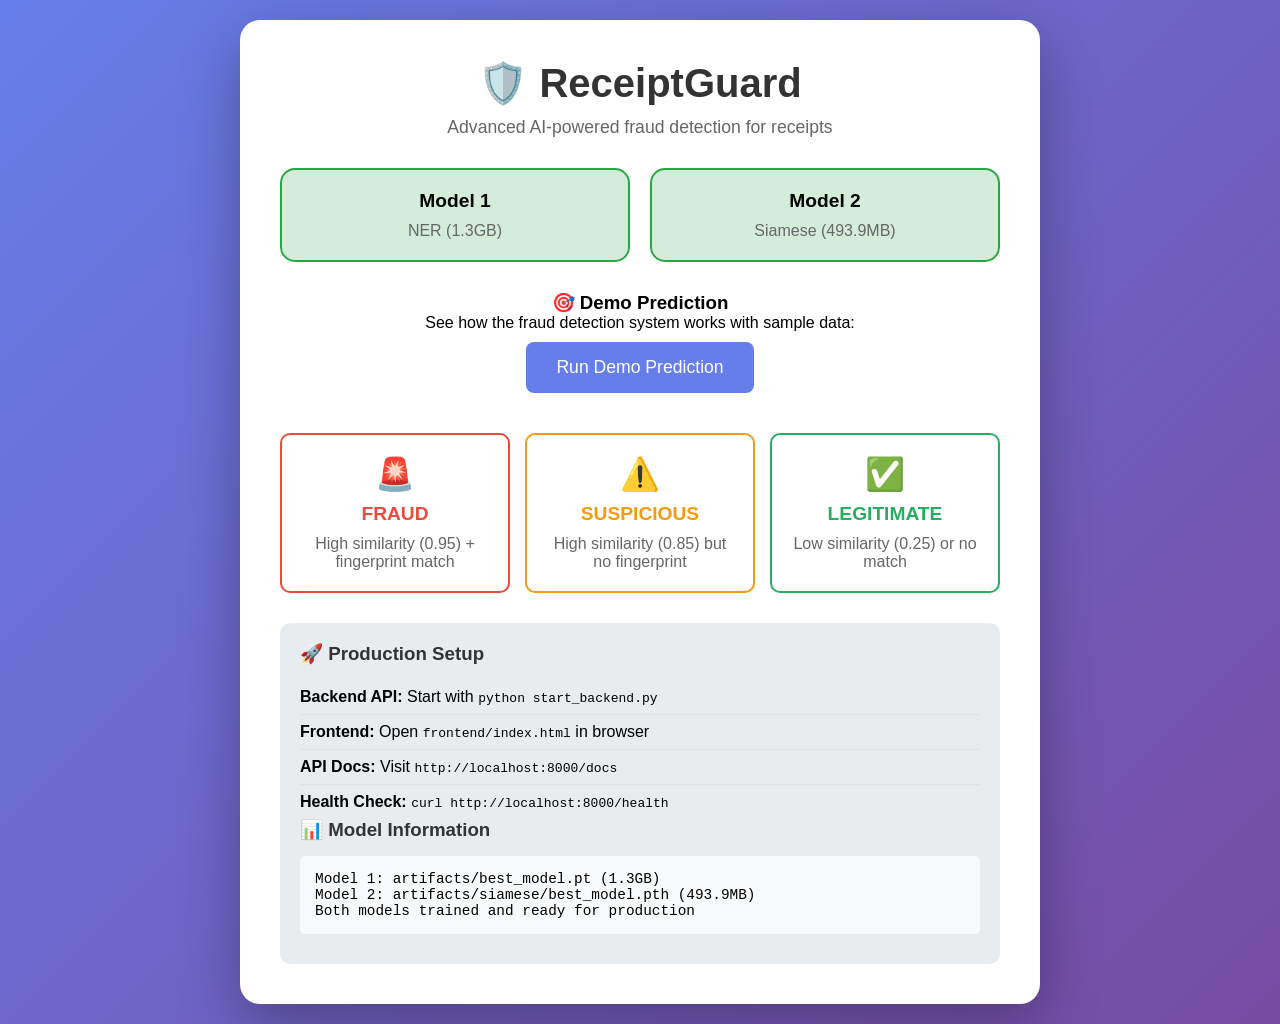
<file: demo_ui.html>
<!DOCTYPE html>
<html lang="en">
<head>
    <meta charset="UTF-8">
    <meta name="viewport" content="width=device-width, initial-scale=1.0">
    <title>ReceiptGuard - Fraud Detection Demo</title>
    <style>
        * {
            margin: 0;
            padding: 0;
            box-sizing: border-box;
        }
        
        body {
            font-family: -apple-system, BlinkMacSystemFont, 'Segoe UI', Roboto, sans-serif;
            background: linear-gradient(135deg, #667eea 0%, #764ba2 100%);
            min-height: 100vh;
            display: flex;
            align-items: center;
            justify-content: center;
        }
        
        .container {
            background: white;
            border-radius: 20px;
            box-shadow: 0 20px 60px rgba(0, 0, 0, 0.3);
            padding: 40px;
            max-width: 800px;
            width: 100%;
            margin: 20px;
        }
        
        .header {
            text-align: center;
            margin-bottom: 30px;
        }
        
        .header h1 {
            color: #333;
            font-size: 2.5rem;
            margin-bottom: 10px;
            font-weight: 700;
        }
        
        .header p {
            color: #666;
            font-size: 1.1rem;
        }
        
        .model-status {
            display: grid;
            grid-template-columns: 1fr 1fr;
            gap: 20px;
            margin-bottom: 30px;
        }
        
        .model-card {
            background: #f8f9fa;
            border-radius: 15px;
            padding: 20px;
            text-align: center;
            border: 2px solid #e9ecef;
        }
        
        .model-card.loaded {
            border-color: #28a745;
            background: #d4edda;
        }
        
        .model-card.missing {
            border-color: #dc3545;
            background: #f8d7da;
        }
        
        .model-name {
            font-size: 1.2rem;
            font-weight: 600;
            margin-bottom: 10px;
        }
        
        .model-size {
            font-size: 1rem;
            color: #666;
        }
        
        .demo-section {
            text-align: center;
            margin: 30px 0;
        }
        
        .demo-button {
            background: #667eea;
            color: white;
            border: none;
            padding: 15px 30px;
            border-radius: 8px;
            font-size: 1.1rem;
            cursor: pointer;
            transition: all 0.3s ease;
            margin: 10px;
        }
        
        .demo-button:hover {
            background: #5a67d8;
            transform: translateY(-2px);
        }
        
        .demo-button:disabled {
            background: #ccc;
            cursor: not-allowed;
        }
        
        .results-demo {
            background: #f8f9fa;
            border-radius: 15px;
            padding: 25px;
            margin-top: 30px;
            border-left: 4px solid #667eea;
        }
        
        .result-item {
            display: flex;
            justify-content: space-between;
            align-items: center;
            padding: 15px 0;
            border-bottom: 1px solid #e9ecef;
        }
        
        .result-item:last-child {
            border-bottom: none;
        }
        
        .result-label {
            font-weight: 600;
            color: #333;
        }
        
        .result-value {
            color: #667eea;
            font-weight: 600;
        }
        
        .verdict-demo {
            display: grid;
            grid-template-columns: 1fr 1fr 1fr;
            gap: 15px;
            margin-top: 20px;
        }
        
        .verdict-card {
            background: white;
            border-radius: 10px;
            padding: 20px;
            border: 2px solid;
            text-align: center;
        }
        
        .verdict-fraud {
            border-color: #e74c3c;
            color: #e74c3c;
        }
        
        .verdict-suspicious {
            border-color: #f39c12;
            color: #f39c12;
        }
        
        .verdict-legitimate {
            border-color: #27ae60;
            color: #27ae60;
        }
        
        .verdict-icon {
            font-size: 2rem;
            margin-bottom: 10px;
        }
        
        .verdict-text {
            font-size: 1.2rem;
            font-weight: 700;
            margin-bottom: 10px;
        }
        
        .confidence {
            font-size: 1rem;
            color: #666;
        }
        
        .instructions {
            background: #e9ecef;
            border-radius: 10px;
            padding: 20px;
            margin-top: 30px;
        }
        
        .instructions h3 {
            color: #333;
            margin-bottom: 15px;
        }
        
        .instructions ul {
            list-style: none;
            padding: 0;
        }
        
        .instructions li {
            padding: 8px 0;
            border-bottom: 1px solid #dee2e6;
        }
        
        .instructions li:last-child {
            border-bottom: none;
        }
        
        .code {
            background: #f8f9fa;
            padding: 15px;
            border-radius: 5px;
            font-family: 'Courier New', monospace;
            font-size: 0.9rem;
            margin: 10px 0;
        }
    </style>
</head>
<body>
    <div class="container">
        <div class="header">
            <h1>🛡️ ReceiptGuard</h1>
            <p>Advanced AI-powered fraud detection for receipts</p>
        </div>
        
        <div class="model-status">
            <div class="model-card loaded">
                <div class="model-name">Model 1</div>
                <div class="model-size">NER (1.3GB)</div>
            </div>
            <div class="model-card loaded">
                <div class="model-name">Model 2</div>
                <div class="model-size">Siamese (493.9MB)</div>
            </div>
        </div>
        
        <div class="demo-section">
            <h3>🎯 Demo Prediction</h3>
            <p>See how the fraud detection system works with sample data:</p>
            
            <button class="demo-button" onclick="runDemo()">
                Run Demo Prediction
            </button>
            
            <div class="results-demo" id="demoResults" style="display: none;">
                <div class="result-item">
                    <span class="result-label">Company:</span>
                    <span class="result-value">BOOK TA .K SDN BHD</span>
                </div>
                <div class="result-item">
                    <span class="result-label">Date:</span>
                    <span class="result-value">25/12/2018</span>
                </div>
                <div class="result-item">
                    <span class="result-label">Total:</span>
                    <span class="result-value">9.00</span>
                </div>
                <div class="result-item">
                    <span class="result-label">Similarity:</span>
                    <span class="result-value">0.95</span>
                </div>
                <div class="result-item">
                    <span class="result-label">Verdict:</span>
                    <span class="result-value" style="color: #e74c3c;">🚨 FRAUD</span>
                </div>
                <div class="result-item">
                    <span class="result-label">Confidence:</span>
                    <span class="result-value">94%</span>
                </div>
            </div>
        </div>
        
        <div class="verdict-demo">
            <div class="verdict-card verdict-fraud">
                <div class="verdict-icon">🚨</div>
                <div class="verdict-text">FRAUD</div>
                <div class="confidence">High similarity (0.95) + fingerprint match</div>
            </div>
            <div class="verdict-card verdict-suspicious">
                <div class="verdict-icon">⚠️</div>
                <div class="verdict-text">SUSPICIOUS</div>
                <div class="confidence">High similarity (0.85) but no fingerprint</div>
            </div>
            <div class="verdict-card verdict-legitimate">
                <div class="verdict-icon">✅</div>
                <div class="verdict-text">LEGITIMATE</div>
                <div class="confidence">Low similarity (0.25) or no match</div>
            </div>
        </div>
        
        <div class="instructions">
            <h3>🚀 Production Setup</h3>
            <ul>
                <li><strong>Backend API:</strong> Start with <code>python start_backend.py</code></li>
                <li><strong>Frontend:</strong> Open <code>frontend/index.html</code> in browser</li>
                <li><strong>API Docs:</strong> Visit <code>http://localhost:8000/docs</code></li>
                <li><strong>Health Check:</strong> <code>curl http://localhost:8000/health</code></li>
            </ul>
            
            <h3>📊 Model Information</h3>
            <div class="code">
                Model 1: artifacts/best_model.pt (1.3GB)<br>
                Model 2: artifacts/siamese/best_model.pth (493.9MB)<br>
                Both models trained and ready for production
            </div>
        </div>
    </div>
    
    <script>
        function runDemo() {
            const resultsDiv = document.getElementById('demoResults');
            const button = event.target;
            
            // Show loading
            button.textContent = 'Analyzing...';
            button.disabled = true;
            
            // Simulate processing delay
            setTimeout(() => {
                // Show results
                resultsDiv.style.display = 'block';
                button.textContent = 'Run Demo Prediction';
                button.disabled = false;
                
                // Scroll to results
                resultsDiv.scrollIntoView({ behavior: 'smooth' });
            }, 2000);
        }
        
        // Check model status on load
        window.addEventListener('load', () => {
            console.log('ReceiptGuard Demo UI loaded');
            console.log('Both models are trained and ready for production use');
        });
    </script>
</body>
</html>
</file>
